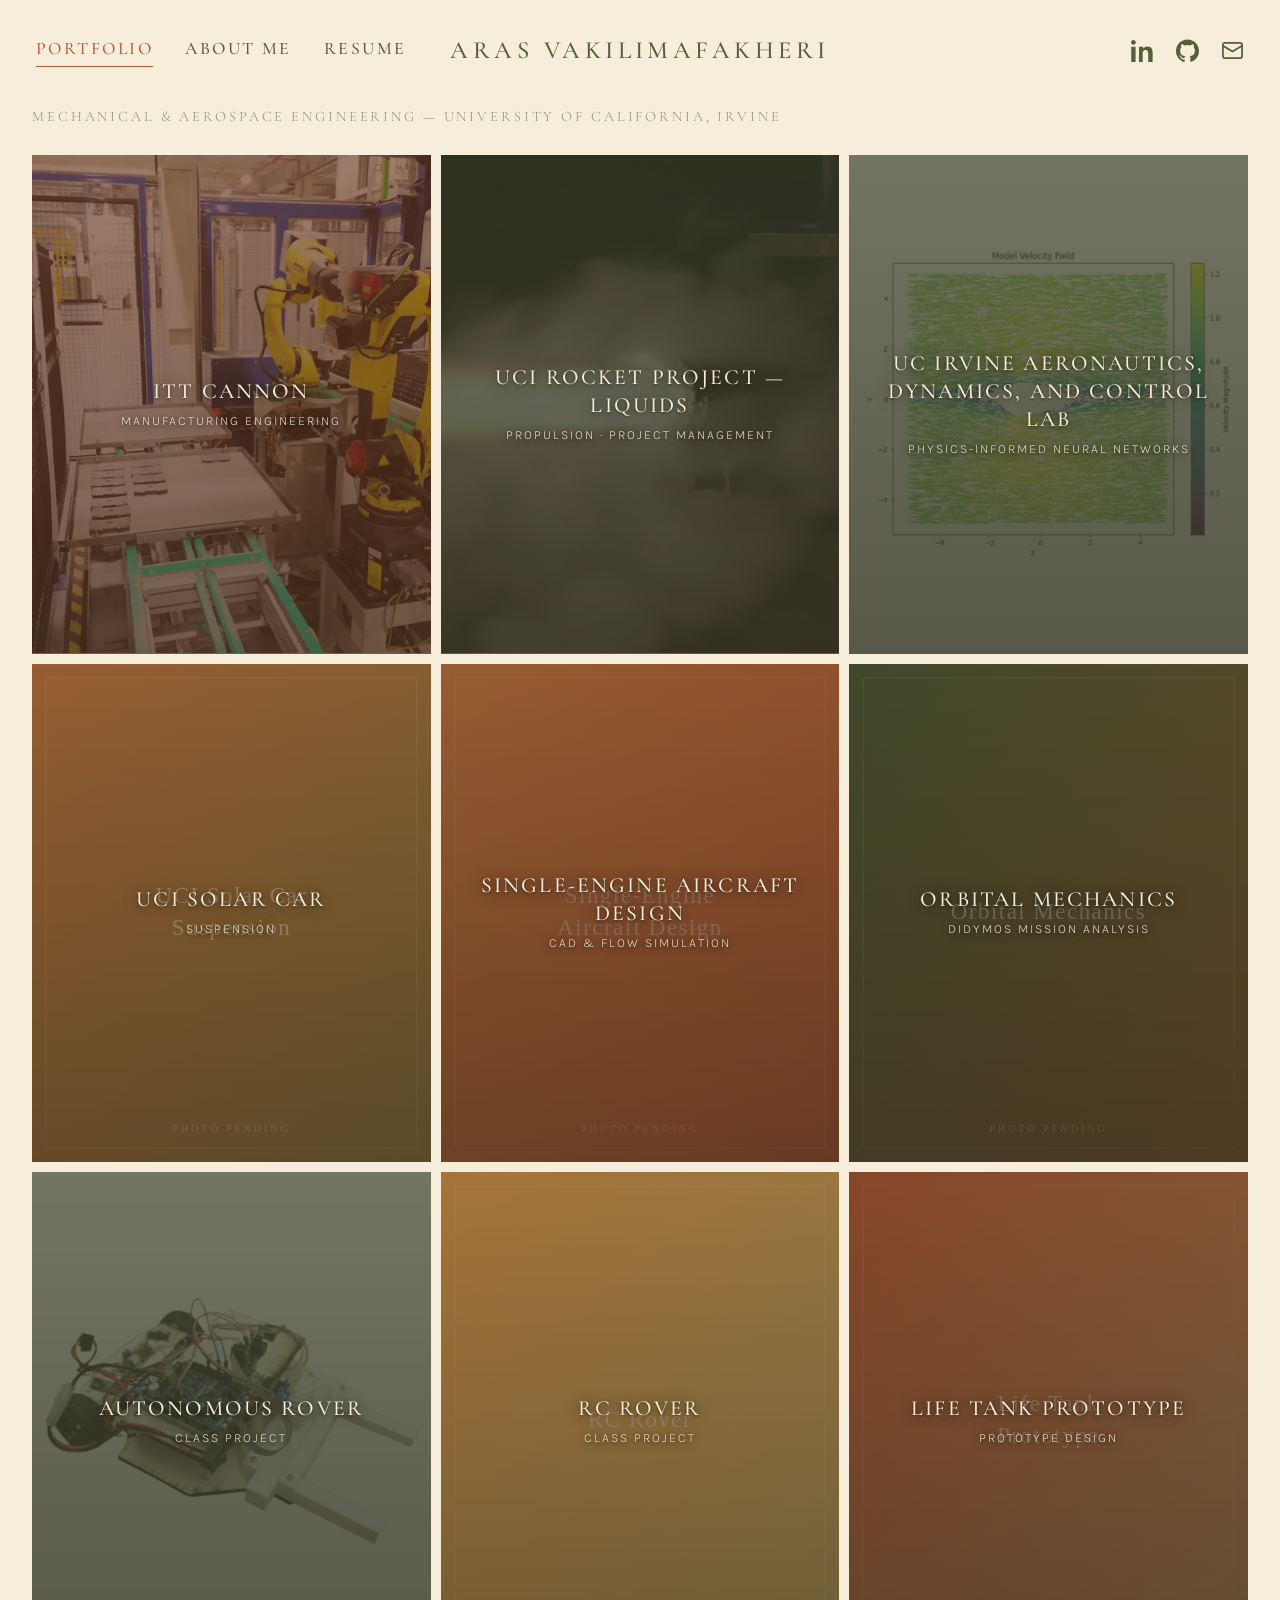
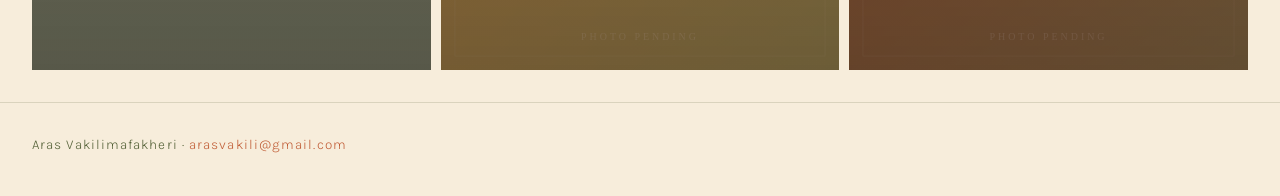
<file: index.html>
<!DOCTYPE html>
<html lang="en">
<head>
  <meta charset="UTF-8">
  <meta name="viewport" content="width=device-width, initial-scale=1.0">
  <title>Aras Vakilimafakheri</title>
  <meta name="description" content="Aras Vakilimafakheri — Mechanical &amp; Aerospace Engineering student at UC Irvine. Rocket propulsion, design, and research portfolio.">
  <link rel="preconnect" href="https://fonts.googleapis.com">
  <link rel="preconnect" href="https://fonts.gstatic.com" crossorigin>
  <link href="https://fonts.googleapis.com/css2?family=Cormorant+Garamond:wght@400;500;600&family=Karla:wght@300;400;500&display=swap" rel="stylesheet">
  <link rel="stylesheet" href="style.css">
</head>
<body>

  <header class="site-header">
    <div class="header-inner">
      <nav class="nav-left">
        <a href="index.html" class="active">Portfolio</a>
        <a href="about.html">About Me</a>
        <a href="resume.pdf" target="_blank" rel="noopener">Resume</a>
      </nav>

      <a class="wordmark" href="index.html">Aras Vakilimafakheri</a>

      <div class="nav-right">
        <a href="https://linkedin.com/in/aras-vakili" target="_blank" rel="noopener" aria-label="LinkedIn">
          <svg viewBox="0 0 24 24" width="18" height="18" fill="currentColor" aria-hidden="true"><path d="M4.98 3.5C4.98 4.88 3.87 6 2.5 6S0 4.88 0 3.5 1.12 1 2.5 1 4.98 2.12 4.98 3.5zM.22 8.02h4.56V24H.22zM8.34 8.02h4.37v2.18h.06c.61-1.15 2.1-2.37 4.32-2.37 4.62 0 5.47 3.04 5.47 7v9.17h-4.56v-8.13c0-1.94-.03-4.44-2.7-4.44-2.71 0-3.12 2.11-3.12 4.29V24H8.34z"/></svg>
        </a>
        <a href="https://github.com/ArasVakilimafakheri" target="_blank" rel="noopener" aria-label="GitHub">
          <svg viewBox="0 0 24 24" width="18" height="18" fill="currentColor" aria-hidden="true"><path d="M12 .5C5.37.5 0 5.87 0 12.5c0 5.3 3.44 9.8 8.21 11.39.6.11.82-.26.82-.58v-2.03c-3.34.73-4.04-1.61-4.04-1.61-.55-1.39-1.34-1.76-1.34-1.76-1.09-.75.08-.73.08-.73 1.21.08 1.84 1.24 1.84 1.24 1.07 1.83 2.81 1.3 3.5.99.11-.78.42-1.3.76-1.6-2.67-.3-5.47-1.33-5.47-5.93 0-1.31.47-2.38 1.24-3.22-.13-.3-.54-1.52.11-3.18 0 0 1.01-.32 3.3 1.23a11.5 11.5 0 0 1 6.01 0c2.29-1.55 3.3-1.23 3.3-1.23.65 1.66.24 2.88.12 3.18.77.84 1.23 1.91 1.23 3.22 0 4.61-2.81 5.62-5.49 5.92.43.37.82 1.1.82 2.22v3.29c0 .32.21.7.82.58A12.01 12.01 0 0 0 24 12.5C24 5.87 18.63.5 12 .5z"/></svg>
        </a>
        <a href="mailto:arasvakili@gmail.com" aria-label="Email">
          <svg viewBox="0 0 24 24" width="18" height="18" fill="none" stroke="currentColor" stroke-width="1.8" aria-hidden="true"><rect x="2" y="4" width="20" height="16" rx="2"/><path d="m2 7 10 6 10-6"/></svg>
        </a>
      </div>
    </div>
  </header>

  <main>
    <p class="intro">Mechanical &amp; Aerospace Engineering — University of California, Irvine</p>

    <div class="grid">

      <a class="tile" href="itt-cannon.html">
        <video src="images/itt-cannon.mp4" poster="images/itt-cannon-poster.jpg"
               autoplay muted loop playsinline
               aria-label="ITT engineering and manufacturing across robotics, aerospace and industrial systems"></video>
        <span class="tile-caption">
          <span class="tile-title">ITT Cannon</span>
          <span class="tile-meta">Manufacturing Engineering</span>
        </span>
      </a>

      <a class="tile" href="rocket-liquids.html">
        <video src="images/rocket-liquids.mp4" poster="images/rocket-liquids-poster.jpg"
               autoplay muted loop playsinline
               aria-label="Hot fire test of the UCI Rocket Project liquid engine"></video>
        <span class="tile-caption">
          <span class="tile-title">UCI Rocket Project — Liquids</span>
          <span class="tile-meta">Propulsion · Project Management</span>
        </span>
      </a>

      <a class="tile tile--light-media" href="pinn-research.html">
        <img src="images/pinn-research.jpg" alt="Modelled velocity field around an airfoil, coloured by velocity magnitude">
        <span class="tile-caption">
          <span class="tile-title">UC Irvine Aeronautics, Dynamics, and Control Lab</span>
          <span class="tile-meta">Physics-Informed Neural Networks</span>
        </span>
      </a>

      <a class="tile" href="solar-car-suspension.html">
        <img src="images/solar-car-suspension.svg" alt="Double-wishbone suspension project">
        <span class="tile-caption">
          <span class="tile-title">UCI Solar Car</span>
          <span class="tile-meta">Suspension</span>
        </span>
      </a>

      <a class="tile" href="aircraft-design.html">
        <img src="images/aircraft-design.svg" alt="Single-engine aircraft design">
        <span class="tile-caption">
          <span class="tile-title">Single-Engine Aircraft Design</span>
          <span class="tile-meta">CAD &amp; Flow Simulation</span>
        </span>
      </a>

      <a class="tile" href="didymos-mission.html">
        <img src="images/didymos-mission.svg" alt="Didymos mission analysis">
        <span class="tile-caption">
          <span class="tile-title">Orbital Mechanics</span>
          <span class="tile-meta">Didymos Mission Analysis</span>
        </span>
      </a>

      <a class="tile tile--light-media" href="autonomous-rover.html">
        <img src="images/autonomous-rover.jpg" alt="The Team RHYNoS autonomous rover: wooden chassis carrying an Arduino, motor shield and wiring, with a 3D-printed gripper at the front">
        <span class="tile-caption">
          <span class="tile-title">Autonomous Rover</span>
          <span class="tile-meta">Class Project</span>
        </span>
      </a>

      <a class="tile" href="rc-rover.html">
        <img src="images/rc-rover.svg" alt="RC rover">
        <span class="tile-caption">
          <span class="tile-title">RC Rover</span>
          <span class="tile-meta">Class Project</span>
        </span>
      </a>

      <a class="tile" href="life-tank.html">
        <img src="images/life-tank.svg" alt="Life tank prototype">
        <span class="tile-caption">
          <span class="tile-title">Life Tank Prototype</span>
          <span class="tile-meta">Prototype Design</span>
        </span>
      </a>

    </div>
  </main>

  <footer class="site-footer">
    <p>Aras Vakilimafakheri · <a href="mailto:arasvakili@gmail.com">arasvakili@gmail.com</a></p>
  </footer>

  <script>
    (function () {
      var clips = document.querySelectorAll('.tile video');

      // Motion that loops forever can be genuinely unpleasant for people with
      // vestibular disorders, so honour the system "reduce motion" setting by
      // leaving the clip on its poster frame instead of playing it.
      if (window.matchMedia('(prefers-reduced-motion: reduce)').matches) {
        clips.forEach(function (video) {
          video.removeAttribute('autoplay');
          video.pause();
        });
        return;
      }

      // Some browsers refuse to autoplay until the page has been interacted
      // with, even for muted video, which would strand the tile on its poster.
      // Nudge playback on load and again at the first sign of interaction.
      function play() {
        clips.forEach(function (video) {
          if (video.paused) {
            video.play().catch(function () {});
          }
        });
      }

      play();
      document.addEventListener('pointerdown', play, { once: true });
      document.addEventListener('scroll', play, { once: true, passive: true });
    })();
  </script>

</body>
</html>
</file>
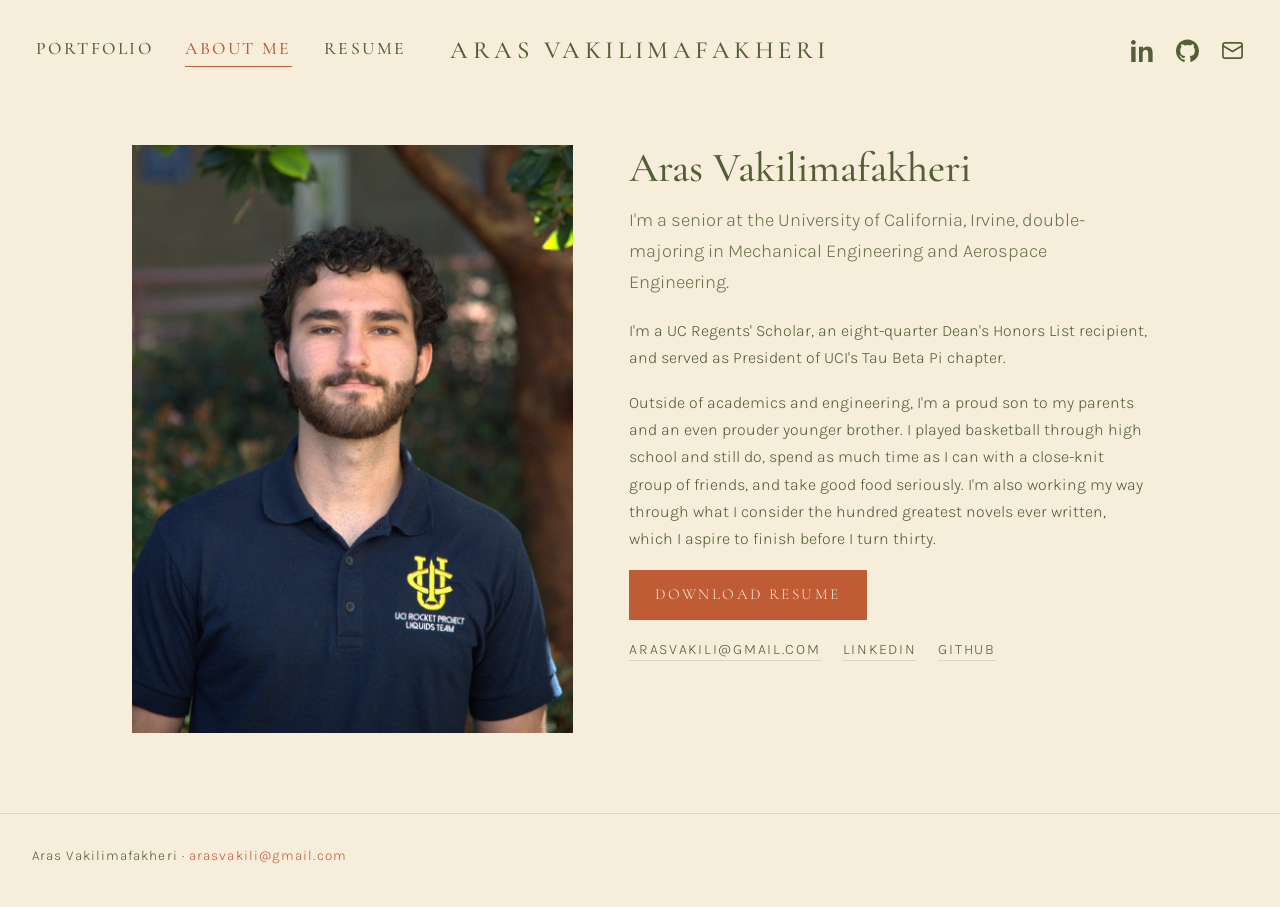
<file: about.html>
<!DOCTYPE html>
<html lang="en">
<head>
  <meta charset="UTF-8">
  <meta name="viewport" content="width=device-width, initial-scale=1.0">
  <title>About — Aras Vakilimafakheri</title>
  <meta name="description" content="About Aras Vakilimafakheri — Mechanical &amp; Aerospace Engineering student at UC Irvine.">
  <link rel="preconnect" href="https://fonts.googleapis.com">
  <link rel="preconnect" href="https://fonts.gstatic.com" crossorigin>
  <link href="https://fonts.googleapis.com/css2?family=Cormorant+Garamond:wght@400;500;600&family=Karla:wght@300;400;500&display=swap" rel="stylesheet">
  <link rel="stylesheet" href="style.css">
</head>
<body>

  <header class="site-header">
    <div class="header-inner">
      <nav class="nav-left">
        <a href="index.html">Portfolio</a>
        <a href="about.html" class="active">About Me</a>
        <a href="resume.pdf" target="_blank" rel="noopener">Resume</a>
      </nav>

      <a class="wordmark" href="index.html">Aras Vakilimafakheri</a>

      <div class="nav-right">
        <a href="https://linkedin.com/in/aras-vakili" target="_blank" rel="noopener" aria-label="LinkedIn">
          <svg viewBox="0 0 24 24" width="18" height="18" fill="currentColor" aria-hidden="true"><path d="M4.98 3.5C4.98 4.88 3.87 6 2.5 6S0 4.88 0 3.5 1.12 1 2.5 1 4.98 2.12 4.98 3.5zM.22 8.02h4.56V24H.22zM8.34 8.02h4.37v2.18h.06c.61-1.15 2.1-2.37 4.32-2.37 4.62 0 5.47 3.04 5.47 7v9.17h-4.56v-8.13c0-1.94-.03-4.44-2.7-4.44-2.71 0-3.12 2.11-3.12 4.29V24H8.34z"/></svg>
        </a>
        <a href="https://github.com/ArasVakilimafakheri" target="_blank" rel="noopener" aria-label="GitHub">
          <svg viewBox="0 0 24 24" width="18" height="18" fill="currentColor" aria-hidden="true"><path d="M12 .5C5.37.5 0 5.87 0 12.5c0 5.3 3.44 9.8 8.21 11.39.6.11.82-.26.82-.58v-2.03c-3.34.73-4.04-1.61-4.04-1.61-.55-1.39-1.34-1.76-1.34-1.76-1.09-.75.08-.73.08-.73 1.21.08 1.84 1.24 1.84 1.24 1.07 1.83 2.81 1.3 3.5.99.11-.78.42-1.3.76-1.6-2.67-.3-5.47-1.33-5.47-5.93 0-1.31.47-2.38 1.24-3.22-.13-.3-.54-1.52.11-3.18 0 0 1.01-.32 3.3 1.23a11.5 11.5 0 0 1 6.01 0c2.29-1.55 3.3-1.23 3.3-1.23.65 1.66.24 2.88.12 3.18.77.84 1.23 1.91 1.23 3.22 0 4.61-2.81 5.62-5.49 5.92.43.37.82 1.1.82 2.22v3.29c0 .32.21.7.82.58A12.01 12.01 0 0 0 24 12.5C24 5.87 18.63.5 12 .5z"/></svg>
        </a>
        <a href="mailto:arasvakili@gmail.com" aria-label="Email">
          <svg viewBox="0 0 24 24" width="18" height="18" fill="none" stroke="currentColor" stroke-width="1.8" aria-hidden="true"><rect x="2" y="4" width="20" height="16" rx="2"/><path d="m2 7 10 6 10-6"/></svg>
        </a>
      </div>
    </div>
  </header>

  <main class="page">
    <div class="about-layout">

      <figure class="about-portrait">
        <img src="images/portrait.jpg" alt="Aras Vakilimafakheri, wearing a UCI Rocket Project Liquids Team polo">
      </figure>

      <div class="about-body">
        <h1>Aras Vakilimafakheri</h1>
        <p class="lede">
          I'm a senior at the University of California, Irvine, double-majoring in
          Mechanical Engineering and Aerospace Engineering.
        </p>

        <p>
          I'm a UC Regents' Scholar, an eight-quarter Dean's Honors List recipient, and
          served as President of UCI's Tau Beta Pi chapter.
        </p>

        <p>
          Outside of academics and engineering, I'm a proud son to my parents and an
          even prouder younger brother. I played basketball through high school and
          still do, spend as much time as I can with a close-knit group of friends,
          and take good food seriously. I'm also working my way through what I
          consider the hundred greatest novels ever written, which I aspire to
          finish before I turn thirty.
        </p>

        <p class="about-links">
          <a class="button" href="resume.pdf" target="_blank" rel="noopener">Download Resume</a>
        </p>

        <ul class="about-contact">
          <li><a href="mailto:arasvakili@gmail.com">arasvakili@gmail.com</a></li>
          <li><a href="https://linkedin.com/in/aras-vakili" target="_blank" rel="noopener">LinkedIn</a></li>
          <li><a href="https://github.com/ArasVakilimafakheri" target="_blank" rel="noopener">GitHub</a></li>
        </ul>
      </div>

    </div>
  </main>

  <footer class="site-footer">
    <p>Aras Vakilimafakheri · <a href="mailto:arasvakili@gmail.com">arasvakili@gmail.com</a></p>
  </footer>

</body>
</html>
</file>
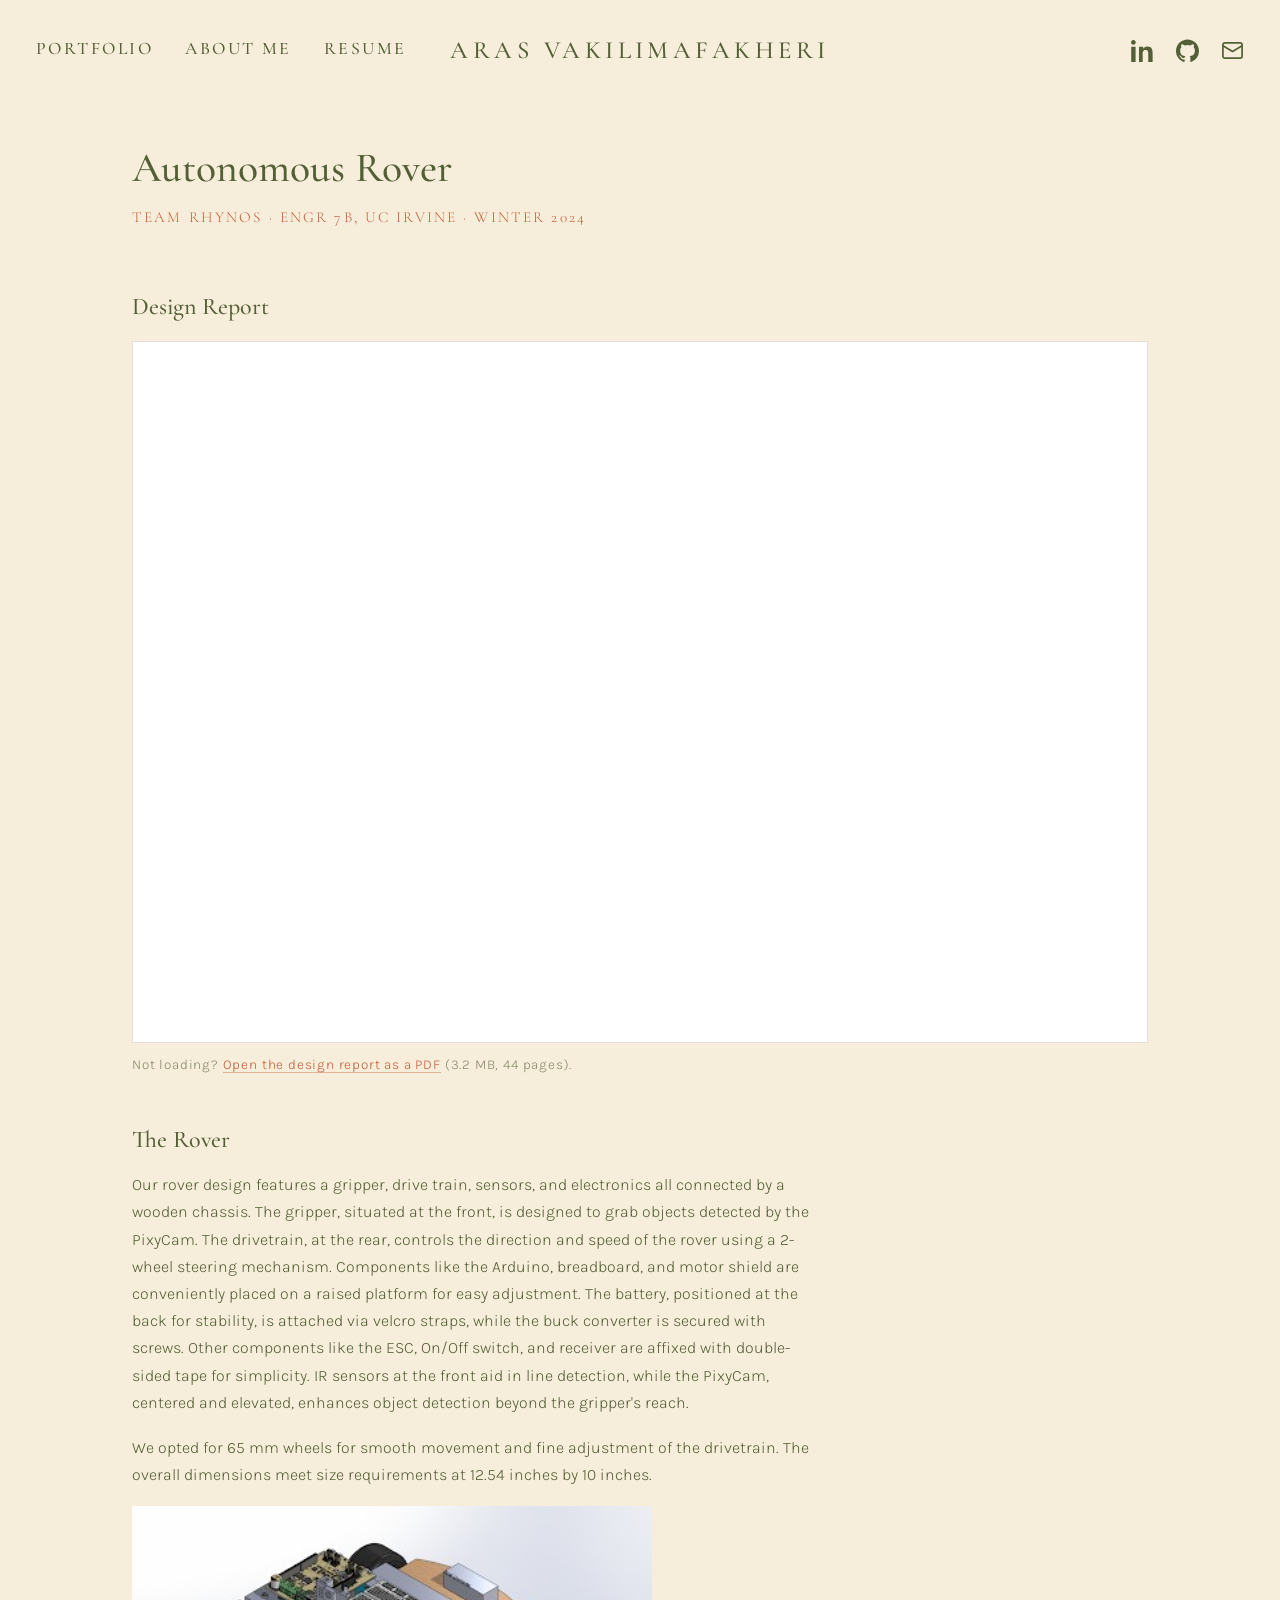
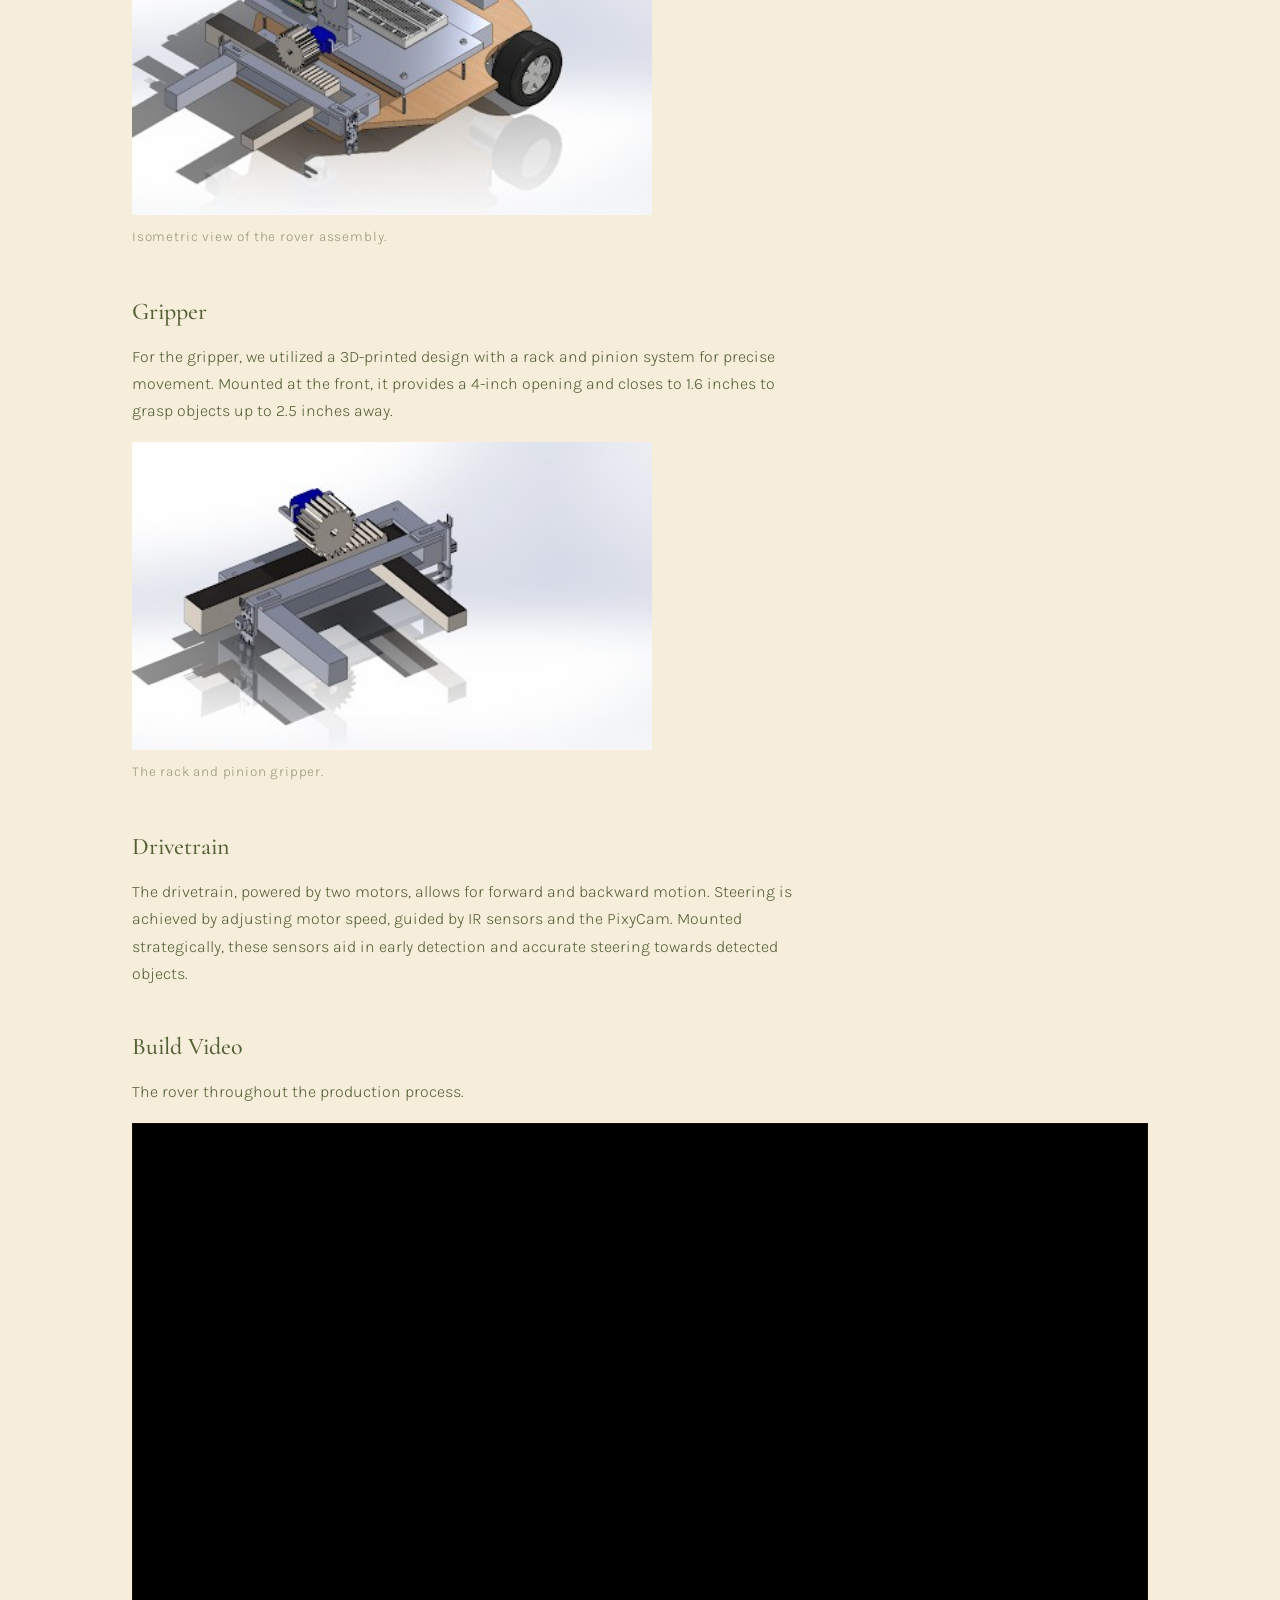
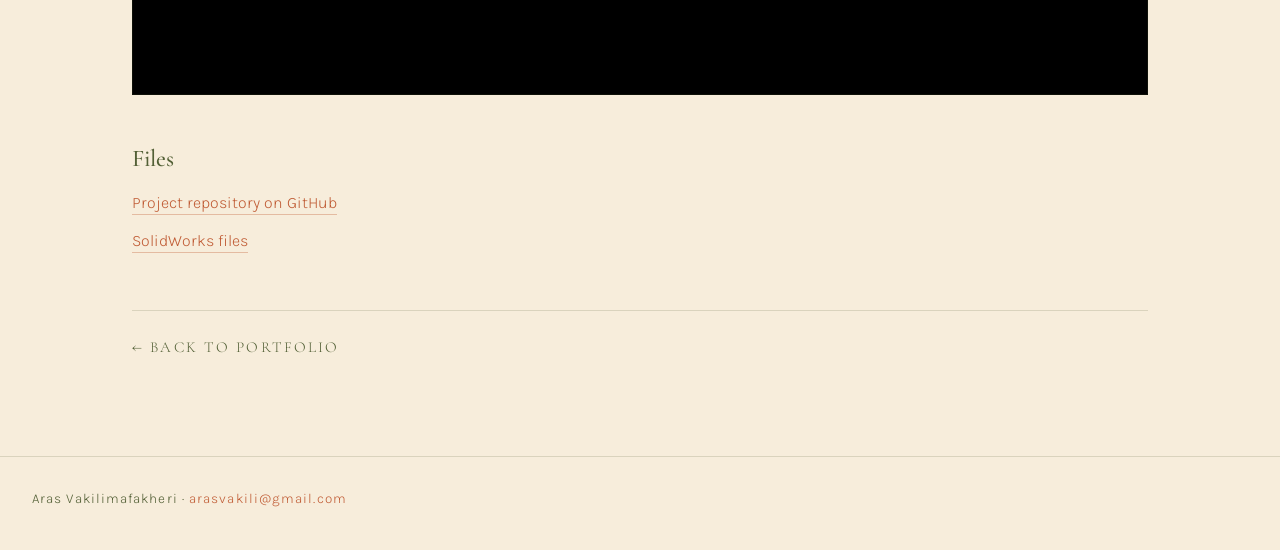
<file: autonomous-rover.html>
<!DOCTYPE html>
<html lang="en">
<head>
  <meta charset="UTF-8">
  <meta name="viewport" content="width=device-width, initial-scale=1.0">
  <title>Autonomous Rover — Aras Vakilimafakheri</title>
  <meta name="description" content="Team RHYNoS autonomous rover — gripper, drivetrain, IR and PixyCam sensing, built for ENGR 7B at UC Irvine.">
  <link rel="preconnect" href="https://fonts.googleapis.com">
  <link rel="preconnect" href="https://fonts.gstatic.com" crossorigin>
  <link href="https://fonts.googleapis.com/css2?family=Cormorant+Garamond:wght@400;500;600&family=Karla:wght@300;400;500&display=swap" rel="stylesheet">
  <link rel="stylesheet" href="style.css">
</head>
<body>

  <header class="site-header">
    <div class="header-inner">
      <nav class="nav-left">
        <a href="index.html">Portfolio</a>
        <a href="about.html">About Me</a>
        <a href="resume.pdf" target="_blank" rel="noopener">Resume</a>
      </nav>

      <a class="wordmark" href="index.html">Aras Vakilimafakheri</a>

      <div class="nav-right">
        <a href="https://linkedin.com/in/aras-vakili" target="_blank" rel="noopener" aria-label="LinkedIn">
          <svg viewBox="0 0 24 24" width="18" height="18" fill="currentColor" aria-hidden="true"><path d="M4.98 3.5C4.98 4.88 3.87 6 2.5 6S0 4.88 0 3.5 1.12 1 2.5 1 4.98 2.12 4.98 3.5zM.22 8.02h4.56V24H.22zM8.34 8.02h4.37v2.18h.06c.61-1.15 2.1-2.37 4.32-2.37 4.62 0 5.47 3.04 5.47 7v9.17h-4.56v-8.13c0-1.94-.03-4.44-2.7-4.44-2.71 0-3.12 2.11-3.12 4.29V24H8.34z"/></svg>
        </a>
        <a href="https://github.com/ArasVakilimafakheri" target="_blank" rel="noopener" aria-label="GitHub">
          <svg viewBox="0 0 24 24" width="18" height="18" fill="currentColor" aria-hidden="true"><path d="M12 .5C5.37.5 0 5.87 0 12.5c0 5.3 3.44 9.8 8.21 11.39.6.11.82-.26.82-.58v-2.03c-3.34.73-4.04-1.61-4.04-1.61-.55-1.39-1.34-1.76-1.34-1.76-1.09-.75.08-.73.08-.73 1.21.08 1.84 1.24 1.84 1.24 1.07 1.83 2.81 1.3 3.5.99.11-.78.42-1.3.76-1.6-2.67-.3-5.47-1.33-5.47-5.93 0-1.31.47-2.38 1.24-3.22-.13-.3-.54-1.52.11-3.18 0 0 1.01-.32 3.3 1.23a11.5 11.5 0 0 1 6.01 0c2.29-1.55 3.3-1.23 3.3-1.23.65 1.66.24 2.88.12 3.18.77.84 1.23 1.91 1.23 3.22 0 4.61-2.81 5.62-5.49 5.92.43.37.82 1.1.82 2.22v3.29c0 .32.21.7.82.58A12.01 12.01 0 0 0 24 12.5C24 5.87 18.63.5 12 .5z"/></svg>
        </a>
        <a href="mailto:arasvakili@gmail.com" aria-label="Email">
          <svg viewBox="0 0 24 24" width="18" height="18" fill="none" stroke="currentColor" stroke-width="1.8" aria-hidden="true"><rect x="2" y="4" width="20" height="16" rx="2"/><path d="m2 7 10 6 10-6"/></svg>
        </a>
      </div>
    </div>
  </header>

  <main class="page">

    <div class="project-header">
      <h1>Autonomous Rover</h1>
      <p class="project-meta">Team RHYNoS · ENGR 7B, UC Irvine · Winter 2024</p>
    </div>

    <figure class="paper">
      <h2 class="doc-heading">Design Report</h2>
      <iframe class="paper-frame"
              src="rover-design-report.pdf#view=FitH"
              title="ENGR 7B autonomous rover design report (PDF)"
              loading="lazy"></iframe>
      <figcaption>
        Not loading? <a href="rover-design-report.pdf" target="_blank" rel="noopener">Open the design report as a PDF</a> (3.2&nbsp;MB, 44 pages).
      </figcaption>
    </figure>

    <div class="project-text">
      <h2>The Rover</h2>
      <p>
        Our rover design features a gripper, drive train, sensors, and electronics all
        connected by a wooden chassis. The gripper, situated at the front, is designed
        to grab objects detected by the PixyCam. The drivetrain, at the rear, controls
        the direction and speed of the rover using a 2-wheel steering mechanism.
        Components like the Arduino, breadboard, and motor shield are conveniently
        placed on a raised platform for easy adjustment. The battery, positioned at the
        back for stability, is attached via velcro straps, while the buck converter is
        secured with screws. Other components like the ESC, On/Off switch, and receiver
        are affixed with double-sided tape for simplicity. IR sensors at the front aid
        in line detection, while the PixyCam, centered and elevated, enhances object
        detection beyond the gripper's reach.
      </p>
      <p>
        We opted for 65 mm wheels for smooth movement and fine adjustment of the
        drivetrain. The overall dimensions meet size requirements at 12.54 inches by
        10 inches.
      </p>
    </div>

    <figure class="project-figure project-figure--small">
      <img src="images/rover-cad-assembly.jpg" alt="Isometric CAD view of the rover assembly, showing the chassis, electronics platform, gripper and drivetrain">
      <figcaption>Isometric view of the rover assembly.</figcaption>
    </figure>

    <div class="project-text">
      <h2>Gripper</h2>
      <p>
        For the gripper, we utilized a 3D-printed design with a rack and pinion system
        for precise movement. Mounted at the front, it provides a 4-inch opening and
        closes to 1.6 inches to grasp objects up to 2.5 inches away.
      </p>
    </div>

    <figure class="project-figure project-figure--small">
      <img src="images/rover-cad-gripper.jpg" alt="CAD view of the rack and pinion gripper mechanism">
      <figcaption>The rack and pinion gripper.</figcaption>
    </figure>

    <div class="project-text">
      <h2>Drivetrain</h2>
      <p>
        The drivetrain, powered by two motors, allows for forward and backward motion.
        Steering is achieved by adjusting motor speed, guided by IR sensors and the
        PixyCam. Mounted strategically, these sensors aid in early detection and
        accurate steering towards detected objects.
      </p>

      <h2>Build Video</h2>
      <p>The rover throughout the production process.</p>
    </div>

    <figure class="video-embed">
      <!-- nocookie host: YouTube's embed that does not set tracking cookies until
           the viewer actually presses play. -->
      <iframe src="https://www.youtube-nocookie.com/embed/zD7ItJ7Nwu8"
              title="Team RHYNoS autonomous rover build video"
              loading="lazy" allowfullscreen
              allow="accelerometer; clipboard-write; encrypted-media; gyroscope; picture-in-picture"></iframe>
    </figure>

    <div class="project-text">
      <h2>Files</h2>
      <ul class="link-list">
        <li><a href="https://github.com/ArasVakilimafakheri/Autonomous-Rover" target="_blank" rel="noopener">Project repository on GitHub</a></li>
        <li><a href="https://drive.google.com/file/d/1ZoUYSsRDZBA0H8IVAzm3WogvNsjYpN4t/view?usp=sharing" target="_blank" rel="noopener">SolidWorks files</a></li>
      </ul>
    </div>

    <p class="back-link"><a href="index.html">&larr; Back to portfolio</a></p>

  </main>

  <footer class="site-footer">
    <p>Aras Vakilimafakheri · <a href="mailto:arasvakili@gmail.com">arasvakili@gmail.com</a></p>
  </footer>

</body>
</html>
</file>
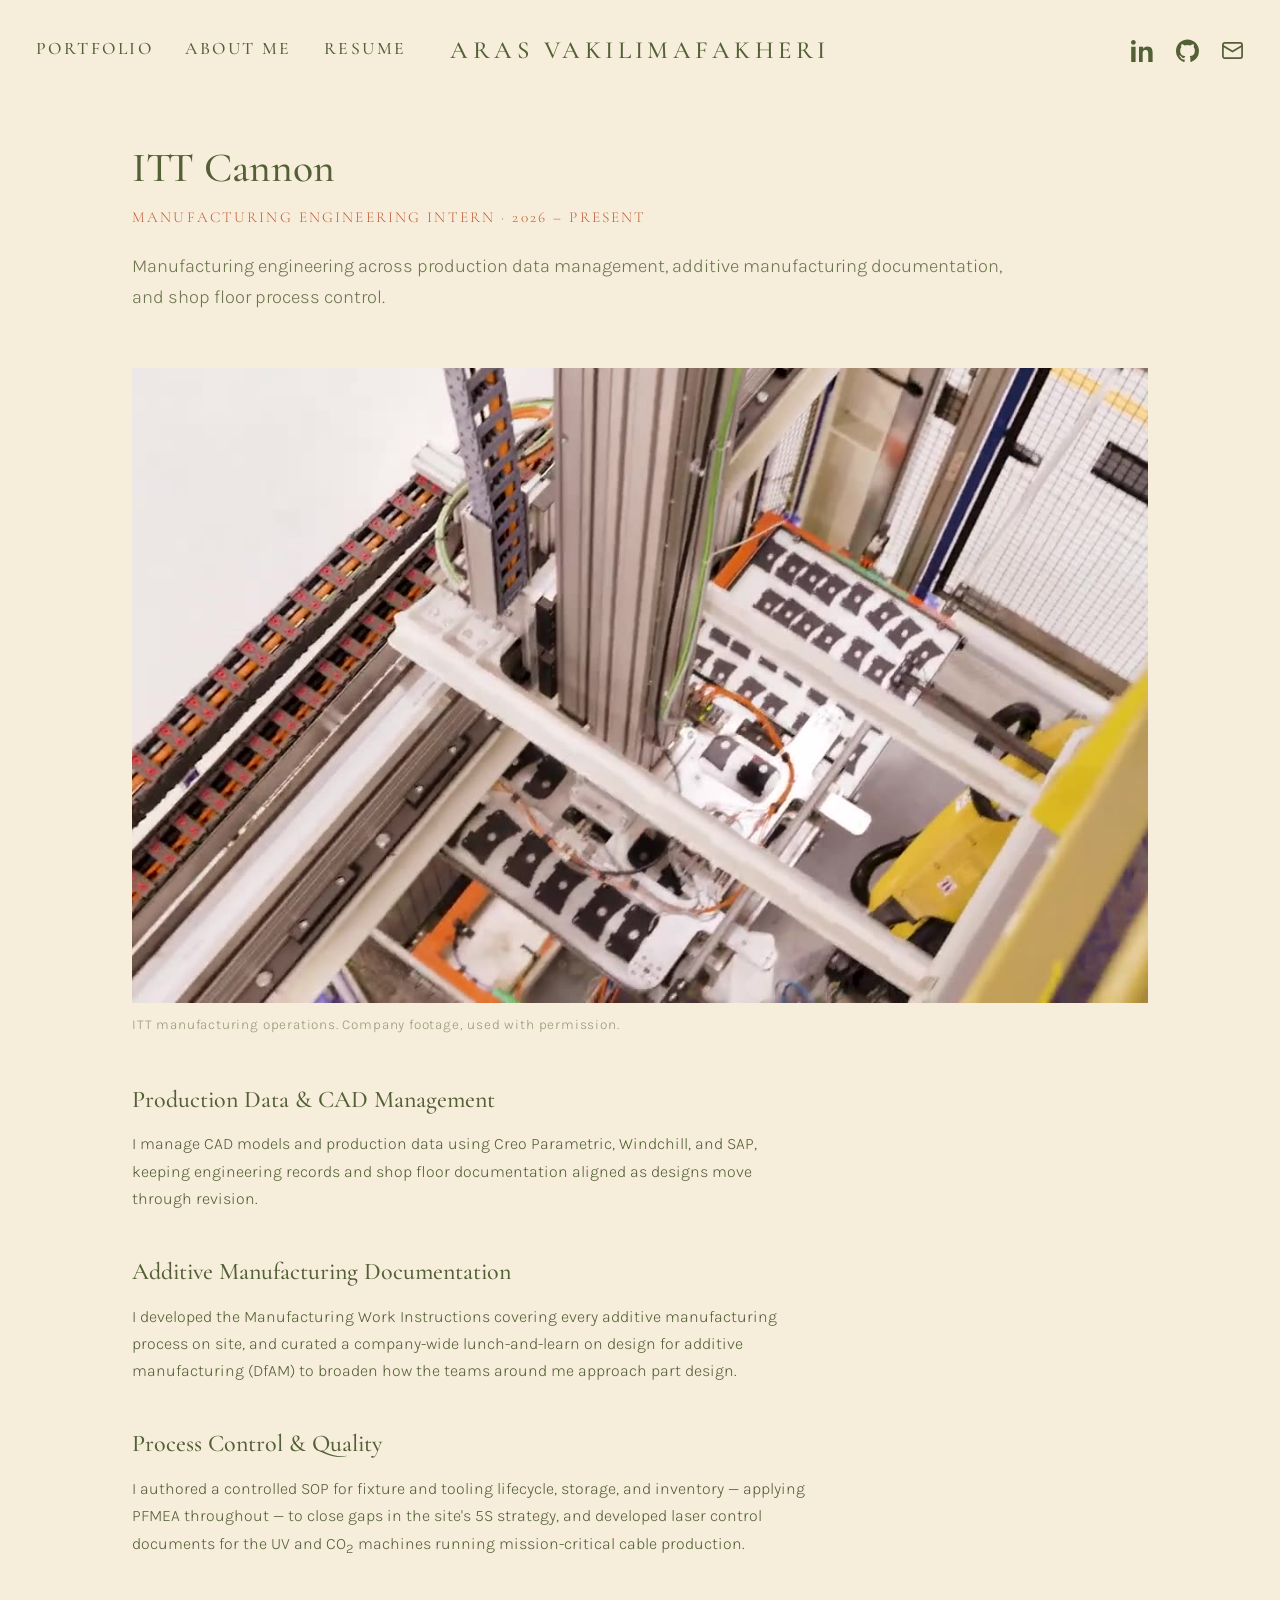
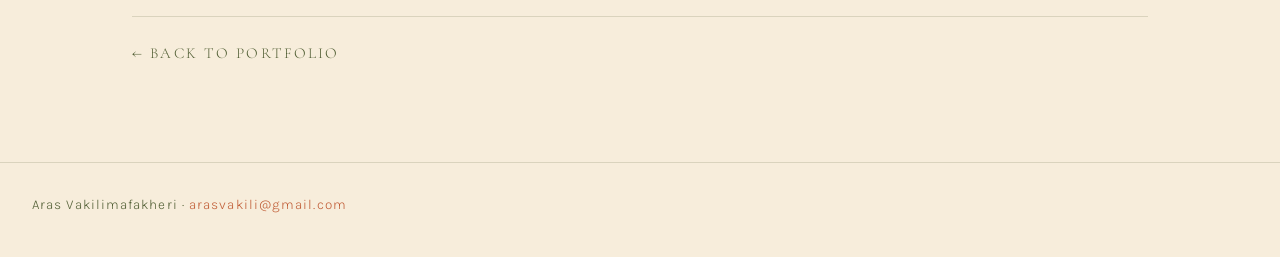
<file: itt-cannon.html>
<!DOCTYPE html>
<html lang="en">
<head>
  <meta charset="UTF-8">
  <meta name="viewport" content="width=device-width, initial-scale=1.0">
  <title>ITT Cannon — Aras Vakilimafakheri</title>
  <meta name="description" content="Manufacturing engineering internship at ITT Cannon — production data management, additive manufacturing documentation, and process control.">
  <link rel="preconnect" href="https://fonts.googleapis.com">
  <link rel="preconnect" href="https://fonts.gstatic.com" crossorigin>
  <link href="https://fonts.googleapis.com/css2?family=Cormorant+Garamond:wght@400;500;600&family=Karla:wght@300;400;500&display=swap" rel="stylesheet">
  <link rel="stylesheet" href="style.css">
</head>
<body>

  <header class="site-header">
    <div class="header-inner">
      <nav class="nav-left">
        <a href="index.html">Portfolio</a>
        <a href="about.html">About Me</a>
        <a href="resume.pdf" target="_blank" rel="noopener">Resume</a>
      </nav>

      <a class="wordmark" href="index.html">Aras Vakilimafakheri</a>

      <div class="nav-right">
        <a href="https://linkedin.com/in/aras-vakili" target="_blank" rel="noopener" aria-label="LinkedIn">
          <svg viewBox="0 0 24 24" width="18" height="18" fill="currentColor" aria-hidden="true"><path d="M4.98 3.5C4.98 4.88 3.87 6 2.5 6S0 4.88 0 3.5 1.12 1 2.5 1 4.98 2.12 4.98 3.5zM.22 8.02h4.56V24H.22zM8.34 8.02h4.37v2.18h.06c.61-1.15 2.1-2.37 4.32-2.37 4.62 0 5.47 3.04 5.47 7v9.17h-4.56v-8.13c0-1.94-.03-4.44-2.7-4.44-2.71 0-3.12 2.11-3.12 4.29V24H8.34z"/></svg>
        </a>
        <a href="https://github.com/ArasVakilimafakheri" target="_blank" rel="noopener" aria-label="GitHub">
          <svg viewBox="0 0 24 24" width="18" height="18" fill="currentColor" aria-hidden="true"><path d="M12 .5C5.37.5 0 5.87 0 12.5c0 5.3 3.44 9.8 8.21 11.39.6.11.82-.26.82-.58v-2.03c-3.34.73-4.04-1.61-4.04-1.61-.55-1.39-1.34-1.76-1.34-1.76-1.09-.75.08-.73.08-.73 1.21.08 1.84 1.24 1.84 1.24 1.07 1.83 2.81 1.3 3.5.99.11-.78.42-1.3.76-1.6-2.67-.3-5.47-1.33-5.47-5.93 0-1.31.47-2.38 1.24-3.22-.13-.3-.54-1.52.11-3.18 0 0 1.01-.32 3.3 1.23a11.5 11.5 0 0 1 6.01 0c2.29-1.55 3.3-1.23 3.3-1.23.65 1.66.24 2.88.12 3.18.77.84 1.23 1.91 1.23 3.22 0 4.61-2.81 5.62-5.49 5.92.43.37.82 1.1.82 2.22v3.29c0 .32.21.7.82.58A12.01 12.01 0 0 0 24 12.5C24 5.87 18.63.5 12 .5z"/></svg>
        </a>
        <a href="mailto:arasvakili@gmail.com" aria-label="Email">
          <svg viewBox="0 0 24 24" width="18" height="18" fill="none" stroke="currentColor" stroke-width="1.8" aria-hidden="true"><rect x="2" y="4" width="20" height="16" rx="2"/><path d="m2 7 10 6 10-6"/></svg>
        </a>
      </div>
    </div>
  </header>

  <main class="page">

    <div class="project-header">
      <h1>ITT Cannon</h1>
      <p class="project-meta">Manufacturing Engineering Intern · 2026 – Present</p>
      <p class="lede">
        Manufacturing engineering across production data management, additive
        manufacturing documentation, and shop floor process control.
      </p>
    </div>

    <figure class="project-figure">
      <img src="images/itt-cannon-hero.jpg" alt="Automated production line at an ITT manufacturing facility">
      <figcaption>ITT manufacturing operations. Company footage, used with permission.</figcaption>
    </figure>

    <div class="project-text">
      <h2>Production Data &amp; CAD Management</h2>
      <p>
        I manage CAD models and production data using Creo Parametric, Windchill, and
        SAP, keeping engineering records and shop floor documentation aligned as designs
        move through revision.
      </p>

      <h2>Additive Manufacturing Documentation</h2>
      <p>
        I developed the Manufacturing Work Instructions covering every additive
        manufacturing process on site, and curated a company-wide lunch-and-learn on
        design for additive manufacturing (DfAM) to broaden how the teams around me
        approach part design.
      </p>

      <h2>Process Control &amp; Quality</h2>
      <p>
        I authored a controlled SOP for fixture and tooling lifecycle, storage, and
        inventory — applying PFMEA throughout — to close gaps in the site's 5S strategy,
        and developed laser control documents for the UV and CO<sub>2</sub> machines
        running mission-critical cable production.
      </p>
    </div>

    <p class="back-link"><a href="index.html">&larr; Back to portfolio</a></p>

  </main>

  <footer class="site-footer">
    <p>Aras Vakilimafakheri · <a href="mailto:arasvakili@gmail.com">arasvakili@gmail.com</a></p>
  </footer>

</body>
</html>
</file>
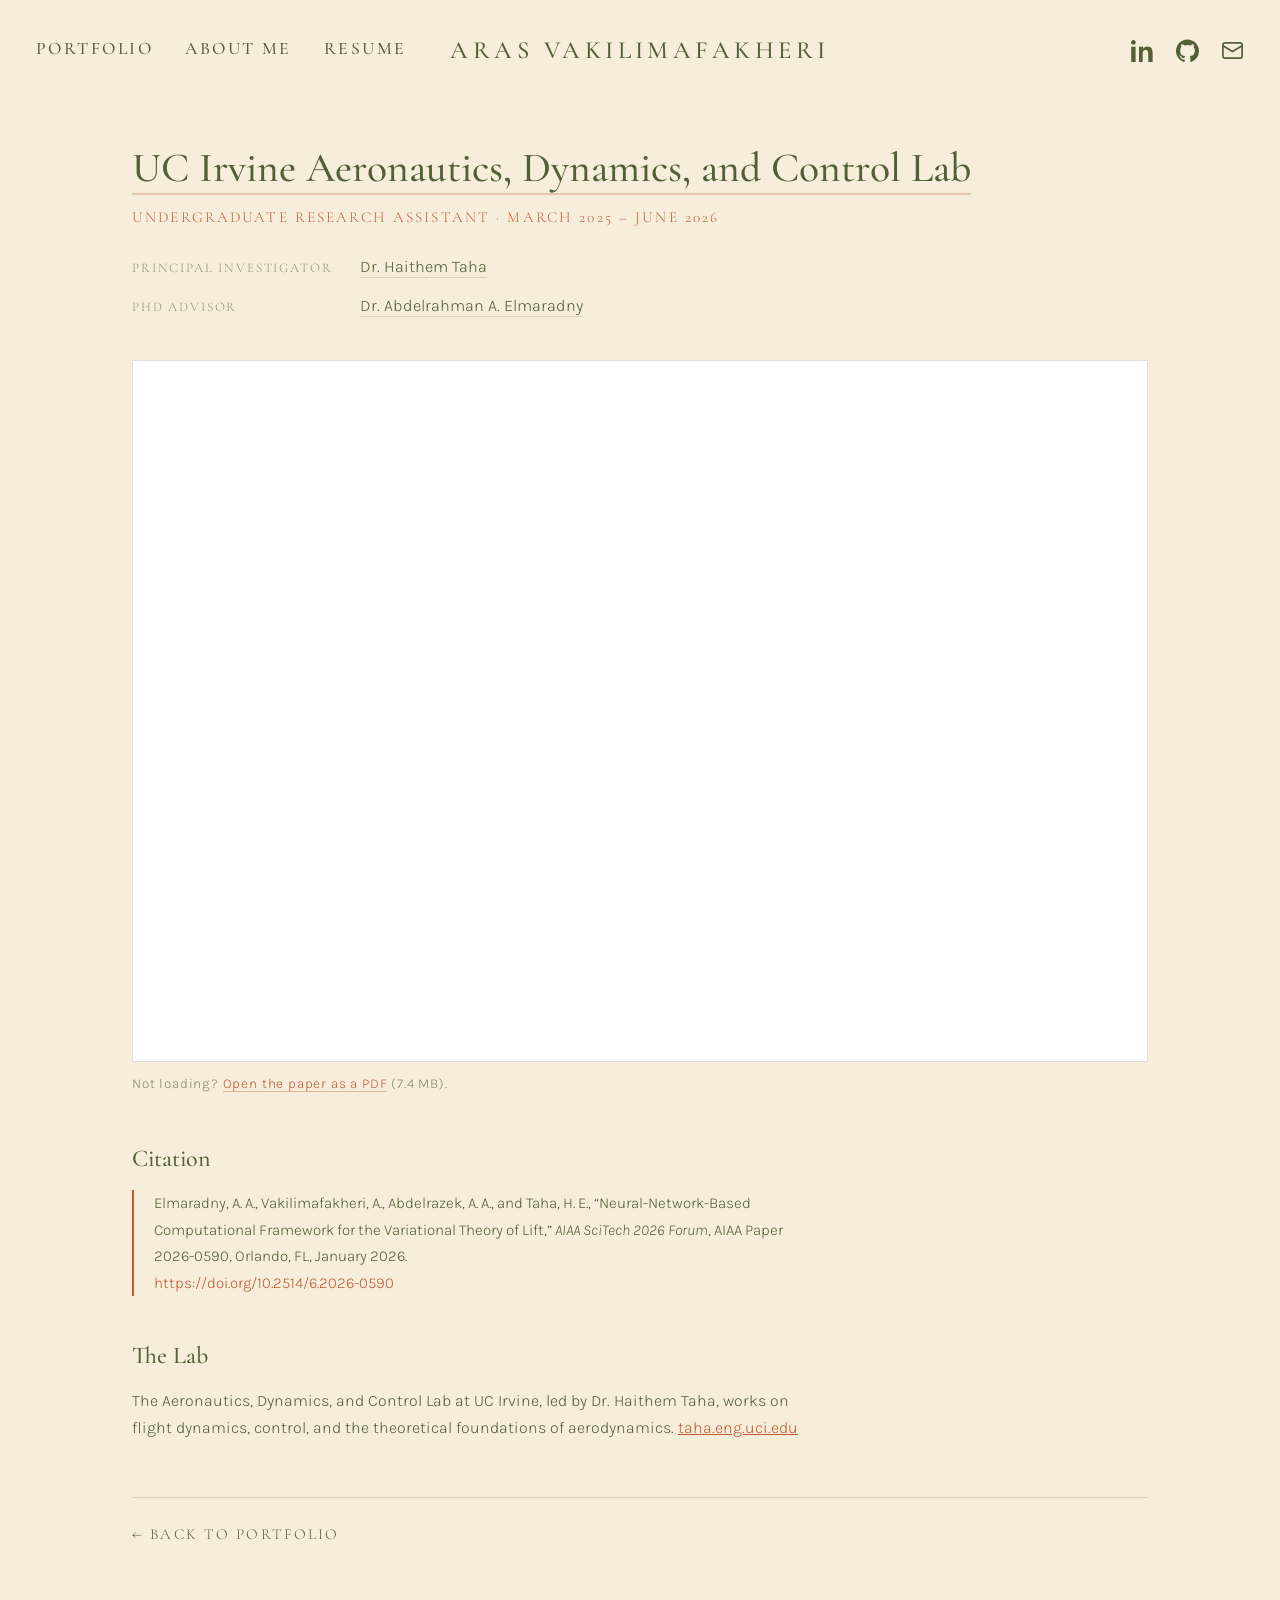
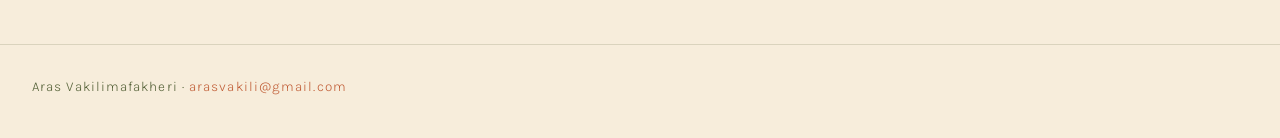
<file: pinn-research.html>
<!DOCTYPE html>
<html lang="en">
<head>
  <meta charset="UTF-8">
  <meta name="viewport" content="width=device-width, initial-scale=1.0">
  <title>UC Irvine Aeronautics, Dynamics, and Control Lab — Aras Vakilimafakheri</title>
  <meta name="description" content="Undergraduate research in the UC Irvine Aeronautics, Dynamics, and Control Lab — physics-informed neural networks for the variational theory of lift, published at AIAA SciTech 2026.">
  <link rel="preconnect" href="https://fonts.googleapis.com">
  <link rel="preconnect" href="https://fonts.gstatic.com" crossorigin>
  <link href="https://fonts.googleapis.com/css2?family=Cormorant+Garamond:wght@400;500;600&family=Karla:wght@300;400;500&display=swap" rel="stylesheet">
  <link rel="stylesheet" href="style.css">
</head>
<body>

  <header class="site-header">
    <div class="header-inner">
      <nav class="nav-left">
        <a href="index.html">Portfolio</a>
        <a href="about.html">About Me</a>
        <a href="resume.pdf" target="_blank" rel="noopener">Resume</a>
      </nav>

      <a class="wordmark" href="index.html">Aras Vakilimafakheri</a>

      <div class="nav-right">
        <a href="https://linkedin.com/in/aras-vakili" target="_blank" rel="noopener" aria-label="LinkedIn">
          <svg viewBox="0 0 24 24" width="18" height="18" fill="currentColor" aria-hidden="true"><path d="M4.98 3.5C4.98 4.88 3.87 6 2.5 6S0 4.88 0 3.5 1.12 1 2.5 1 4.98 2.12 4.98 3.5zM.22 8.02h4.56V24H.22zM8.34 8.02h4.37v2.18h.06c.61-1.15 2.1-2.37 4.32-2.37 4.62 0 5.47 3.04 5.47 7v9.17h-4.56v-8.13c0-1.94-.03-4.44-2.7-4.44-2.71 0-3.12 2.11-3.12 4.29V24H8.34z"/></svg>
        </a>
        <a href="https://github.com/ArasVakilimafakheri" target="_blank" rel="noopener" aria-label="GitHub">
          <svg viewBox="0 0 24 24" width="18" height="18" fill="currentColor" aria-hidden="true"><path d="M12 .5C5.37.5 0 5.87 0 12.5c0 5.3 3.44 9.8 8.21 11.39.6.11.82-.26.82-.58v-2.03c-3.34.73-4.04-1.61-4.04-1.61-.55-1.39-1.34-1.76-1.34-1.76-1.09-.75.08-.73.08-.73 1.21.08 1.84 1.24 1.84 1.24 1.07 1.83 2.81 1.3 3.5.99.11-.78.42-1.3.76-1.6-2.67-.3-5.47-1.33-5.47-5.93 0-1.31.47-2.38 1.24-3.22-.13-.3-.54-1.52.11-3.18 0 0 1.01-.32 3.3 1.23a11.5 11.5 0 0 1 6.01 0c2.29-1.55 3.3-1.23 3.3-1.23.65 1.66.24 2.88.12 3.18.77.84 1.23 1.91 1.23 3.22 0 4.61-2.81 5.62-5.49 5.92.43.37.82 1.1.82 2.22v3.29c0 .32.21.7.82.58A12.01 12.01 0 0 0 24 12.5C24 5.87 18.63.5 12 .5z"/></svg>
        </a>
        <a href="mailto:arasvakili@gmail.com" aria-label="Email">
          <svg viewBox="0 0 24 24" width="18" height="18" fill="none" stroke="currentColor" stroke-width="1.8" aria-hidden="true"><rect x="2" y="4" width="20" height="16" rx="2"/><path d="m2 7 10 6 10-6"/></svg>
        </a>
      </div>
    </div>
  </header>

  <main class="page">

    <div class="project-header">
      <h1><a class="title-link" href="https://taha.eng.uci.edu/LabResources.html" target="_blank" rel="noopener">UC Irvine Aeronautics, Dynamics, and Control Lab</a></h1>
      <p class="project-meta">Undergraduate Research Assistant · March 2025 – June 2026</p>
      <dl class="people">
        <dt>Principal Investigator</dt>
        <dd><a href="https://www.linkedin.com/in/haithem-taha-b9975937/" target="_blank" rel="noopener">Dr. Haithem Taha</a></dd>
        <dt>PhD Advisor</dt>
        <dd><a href="https://www.linkedin.com/in/abdelrahmanelmaradny/" target="_blank" rel="noopener">Dr. Abdelrahman A. Elmaradny</a></dd>
      </dl>
    </div>

    <figure class="paper">
      <iframe class="paper-frame"
              src="aiaa-2026-0590-variational-theory-of-lift.pdf#view=FitH"
              title="Neural-Network-Based Computational Framework for the Variational Theory of Lift (PDF)"
              loading="lazy"></iframe>
      <figcaption>
        <!-- Phone browsers routinely refuse to render a PDF inside a frame, so the
             paper always needs a plain link of its own rather than only the viewer. -->
        Not loading? <a href="aiaa-2026-0590-variational-theory-of-lift.pdf" target="_blank" rel="noopener">Open the paper as a PDF</a> (7.4&nbsp;MB).
      </figcaption>
    </figure>

    <div class="project-text">
      <h2>Citation</h2>
      <p class="citation">
        Elmaradny, A. A., Vakilimafakheri, A., Abdelrazek, A. A., and Taha, H. E.,
        &ldquo;Neural-Network-Based Computational Framework for the Variational Theory
        of Lift,&rdquo; <em>AIAA SciTech 2026 Forum</em>, AIAA Paper 2026-0590,
        Orlando, FL, January 2026.<br>
        <a href="https://doi.org/10.2514/6.2026-0590" target="_blank" rel="noopener">https://doi.org/10.2514/6.2026-0590</a>
      </p>

      <h2>The Lab</h2>
      <p>
        The Aeronautics, Dynamics, and Control Lab at UC Irvine, led by Dr. Haithem
        Taha, works on flight dynamics, control, and the theoretical foundations of
        aerodynamics.
        <a href="https://taha.eng.uci.edu/LabResources.html" target="_blank" rel="noopener">taha.eng.uci.edu</a>
      </p>
    </div>

    <p class="back-link"><a href="index.html">&larr; Back to portfolio</a></p>

  </main>

  <footer class="site-footer">
    <p>Aras Vakilimafakheri · <a href="mailto:arasvakili@gmail.com">arasvakili@gmail.com</a></p>
  </footer>

</body>
</html>
</file>
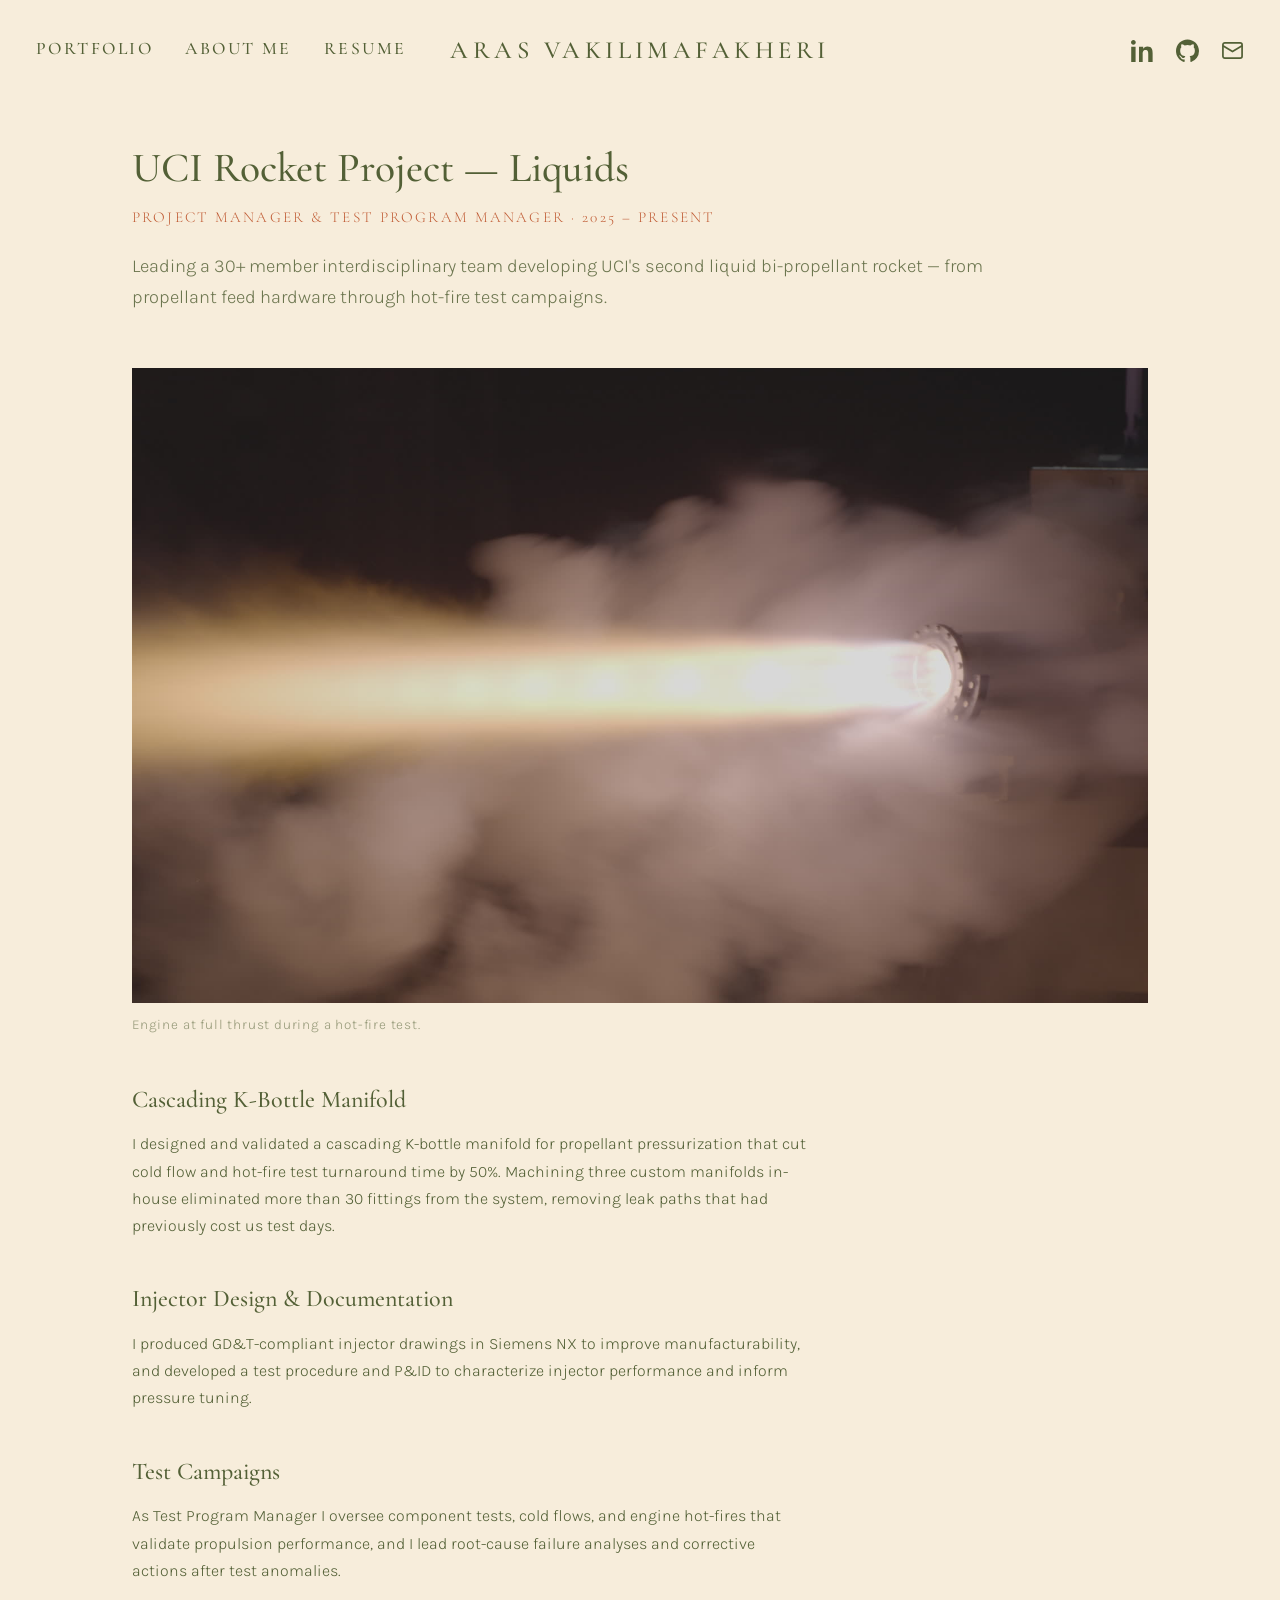
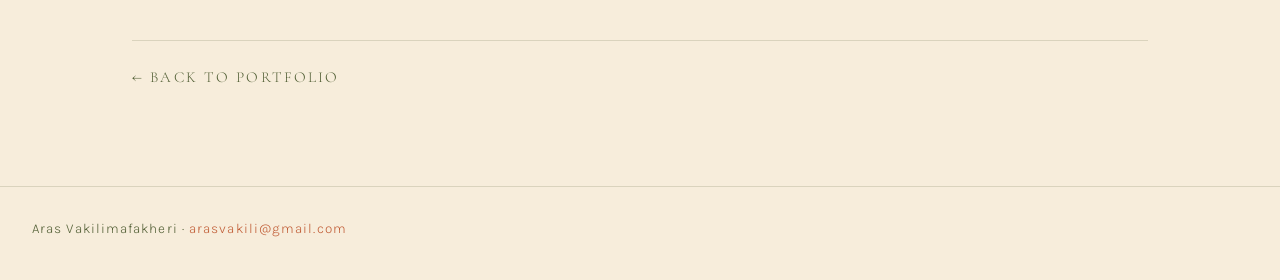
<file: rocket-liquids.html>
<!DOCTYPE html>
<html lang="en">
<head>
  <meta charset="UTF-8">
  <meta name="viewport" content="width=device-width, initial-scale=1.0">
  <title>UCI Rocket Project, Liquids — Aras Vakilimafakheri</title>
  <meta name="description" content="Propellant manifold design, injector drawings, and hot-fire test campaigns on UCI Rocket Project's Liquids team.">
  <link rel="preconnect" href="https://fonts.googleapis.com">
  <link rel="preconnect" href="https://fonts.gstatic.com" crossorigin>
  <link href="https://fonts.googleapis.com/css2?family=Cormorant+Garamond:wght@400;500;600&family=Karla:wght@300;400;500&display=swap" rel="stylesheet">
  <link rel="stylesheet" href="style.css">
</head>
<body>

  <header class="site-header">
    <div class="header-inner">
      <nav class="nav-left">
        <a href="index.html">Portfolio</a>
        <a href="about.html">About Me</a>
        <a href="resume.pdf" target="_blank" rel="noopener">Resume</a>
      </nav>

      <a class="wordmark" href="index.html">Aras Vakilimafakheri</a>

      <div class="nav-right">
        <a href="https://linkedin.com/in/aras-vakili" target="_blank" rel="noopener" aria-label="LinkedIn">
          <svg viewBox="0 0 24 24" width="18" height="18" fill="currentColor" aria-hidden="true"><path d="M4.98 3.5C4.98 4.88 3.87 6 2.5 6S0 4.88 0 3.5 1.12 1 2.5 1 4.98 2.12 4.98 3.5zM.22 8.02h4.56V24H.22zM8.34 8.02h4.37v2.18h.06c.61-1.15 2.1-2.37 4.32-2.37 4.62 0 5.47 3.04 5.47 7v9.17h-4.56v-8.13c0-1.94-.03-4.44-2.7-4.44-2.71 0-3.12 2.11-3.12 4.29V24H8.34z"/></svg>
        </a>
        <a href="https://github.com/ArasVakilimafakheri" target="_blank" rel="noopener" aria-label="GitHub">
          <svg viewBox="0 0 24 24" width="18" height="18" fill="currentColor" aria-hidden="true"><path d="M12 .5C5.37.5 0 5.87 0 12.5c0 5.3 3.44 9.8 8.21 11.39.6.11.82-.26.82-.58v-2.03c-3.34.73-4.04-1.61-4.04-1.61-.55-1.39-1.34-1.76-1.34-1.76-1.09-.75.08-.73.08-.73 1.21.08 1.84 1.24 1.84 1.24 1.07 1.83 2.81 1.3 3.5.99.11-.78.42-1.3.76-1.6-2.67-.3-5.47-1.33-5.47-5.93 0-1.31.47-2.38 1.24-3.22-.13-.3-.54-1.52.11-3.18 0 0 1.01-.32 3.3 1.23a11.5 11.5 0 0 1 6.01 0c2.29-1.55 3.3-1.23 3.3-1.23.65 1.66.24 2.88.12 3.18.77.84 1.23 1.91 1.23 3.22 0 4.61-2.81 5.62-5.49 5.92.43.37.82 1.1.82 2.22v3.29c0 .32.21.7.82.58A12.01 12.01 0 0 0 24 12.5C24 5.87 18.63.5 12 .5z"/></svg>
        </a>
        <a href="mailto:arasvakili@gmail.com" aria-label="Email">
          <svg viewBox="0 0 24 24" width="18" height="18" fill="none" stroke="currentColor" stroke-width="1.8" aria-hidden="true"><rect x="2" y="4" width="20" height="16" rx="2"/><path d="m2 7 10 6 10-6"/></svg>
        </a>
      </div>
    </div>
  </header>

  <main class="page">

    <div class="project-header">
      <h1>UCI Rocket Project — Liquids</h1>
      <p class="project-meta">Project Manager &amp; Test Program Manager · 2025 – Present</p>
      <p class="lede">
        Leading a 30+ member interdisciplinary team developing UCI's second liquid
        bi-propellant rocket — from propellant feed hardware through hot-fire test
        campaigns.
      </p>
    </div>

    <figure class="project-figure">
      <img src="images/rocket-liquids-hero.jpg" alt="The liquid bi-propellant engine at full thrust on the horizontal test stand, plume extending left of the nozzle">
      <figcaption>Engine at full thrust during a hot-fire test.</figcaption>
    </figure>

    <div class="project-text">
      <h2>Cascading K-Bottle Manifold</h2>
      <p>
        I designed and validated a cascading K-bottle manifold for propellant
        pressurization that cut cold flow and hot-fire test turnaround time by 50%.
        Machining three custom manifolds in-house eliminated more than 30 fittings from
        the system, removing leak paths that had previously cost us test days.
      </p>

      <h2>Injector Design &amp; Documentation</h2>
      <p>
        I produced GD&amp;T-compliant injector drawings in Siemens NX to improve
        manufacturability, and developed a test procedure and P&amp;ID to characterize
        injector performance and inform pressure tuning.
      </p>

      <h2>Test Campaigns</h2>
      <p>
        As Test Program Manager I oversee component tests, cold flows, and engine
        hot-fires that validate propulsion performance, and I lead root-cause failure
        analyses and corrective actions after test anomalies.
      </p>
    </div>

    <p class="back-link"><a href="index.html">&larr; Back to portfolio</a></p>

  </main>

  <footer class="site-footer">
    <p>Aras Vakilimafakheri · <a href="mailto:arasvakili@gmail.com">arasvakili@gmail.com</a></p>
  </footer>

</body>
</html>
</file>
<file: style.css>
/* ---------------------------------------------------------------
   Palette
   terracotta #C05C35 · amber #EDA24E · cream #F7EDDB
   sage #A1B076 · olive #536036
   --------------------------------------------------------------- */

:root {
  --terracotta: #c05c35;
  --amber: #eda24e;
  --cream: #f7eddb;
  --sage: #a1b076;
  --olive: #536036;

  --bg: var(--cream);
  --text: var(--olive);
  --accent: var(--terracotta);
  --rule: rgba(83, 96, 54, 0.18);

  --display: "Cormorant Garamond", Georgia, "Times New Roman", serif;
  --body: "Karla", -apple-system, BlinkMacSystemFont, "Segoe UI", Helvetica, Arial, sans-serif;
}

* {
  box-sizing: border-box;
}

body {
  margin: 0;
  background: var(--bg);
  color: var(--text);
  font-family: var(--body);
  font-weight: 300;
  line-height: 1.7;
  -webkit-font-smoothing: antialiased;
}

a {
  color: inherit;
}

img {
  max-width: 100%;
}

/* ---------------------------------------------------------------
   Header
   --------------------------------------------------------------- */

.site-header {
  padding: 34px 36px 38px;
}

/*
 * The wordmark is centred on the page rather than placed in a middle grid
 * column. A three-column `1fr auto 1fr` grid forces both side columns to the
 * width of the wider one, so the broad left-hand nav reserved the same space
 * again on the icon side -- roughly 260px of nothing, which pushed the point
 * where the header stops fitting out past most laptop screens.
 */
.header-inner {
  display: flex;
  justify-content: space-between;
  align-items: center;
  gap: 20px;
  position: relative;
}

.nav-left {
  display: flex;
  gap: 32px;
}

.nav-left a {
  font-family: var(--display);
  font-size: 1.1rem;
  font-weight: 500;
  text-transform: uppercase;
  letter-spacing: 0.14em;
  text-decoration: none;
  padding-bottom: 2px;
  border-bottom: 1px solid transparent;
  transition: color 0.2s ease, border-color 0.2s ease;
}

.nav-left a:hover,
.nav-left a.active {
  color: var(--accent);
  border-bottom-color: var(--accent);
}

.wordmark {
  font-family: var(--display);
  font-size: 1.55rem;
  font-weight: 500;
  text-transform: uppercase;
  letter-spacing: 0.18em;
  text-decoration: none;
  white-space: nowrap;
  position: absolute;
  left: 50%;
  transform: translateX(-50%);
}

.nav-right {
  display: flex;
  justify-content: flex-end;
  gap: 22px;
}

.nav-right a {
  display: inline-flex;
  color: var(--text);
  transition: color 0.2s ease;
}

/* Sized here rather than on each <svg>, so the icons stay adjustable in one
   place instead of across four copies of the nav. */
.nav-right svg {
  width: 23px;
  height: 23px;
}

.nav-right a:hover {
  color: var(--accent);
}

/* ---------------------------------------------------------------
   Home — intro line + image grid
   --------------------------------------------------------------- */

.intro {
  margin: 0 0 26px;
  padding: 0 32px;
  font-family: var(--display);
  font-size: 0.9rem;
  text-transform: uppercase;
  letter-spacing: 0.2em;
  color: rgba(83, 96, 54, 0.65);
}

.grid {
  display: grid;
  grid-template-columns: repeat(3, 1fr);
  gap: 10px;
  padding: 0 32px 32px;
}

.tile {
  position: relative;
  display: block;
  overflow: hidden;
  aspect-ratio: 4 / 5;
  background: var(--sage);
  text-decoration: none;
  transition: transform 0.32s ease, box-shadow 0.32s ease;
}

/* Hovering lifts the tile off the page rather than zooming the picture. The
   raised tile is stacked above its neighbours so its shadow falls on them
   instead of being drawn underneath. */
.tile:hover,
.tile:focus-visible {
  transform: translateY(-10px);
  box-shadow: 0 20px 34px rgba(58, 62, 38, 0.3);
  z-index: 2;
}

.tile img,
.tile video {
  width: 100%;
  height: 100%;
  object-fit: cover;
  display: block;
}

/*
 * Each tile carries its own tint, rotating through the palette so no two
 * neighbours match -- in a three-column grid a four-colour cycle keeps
 * left-right and up-down pairs different. The value is an RGB triplet rather
 * than a colour so the alpha can be set where it is used.
 */
.tile:nth-child(4n + 1) { --tint: 192, 92, 53; }   /* terracotta */
.tile:nth-child(4n + 2) { --tint: 83, 96, 54; }    /* olive */
.tile:nth-child(4n + 3) { --tint: 161, 176, 118; } /* sage */
.tile:nth-child(4n + 4) { --tint: 237, 162, 78; }  /* amber */

.tile-caption {
  position: absolute;
  inset: 0;
  display: flex;
  flex-direction: column;
  align-items: center;
  justify-content: center;
  gap: 6px;
  padding: 24px;
  text-align: center;
  color: var(--cream);
  /*
   * Two layers: the palette tint, and a soft darkening over it. The tint alone
   * cannot be trusted to carry the text, because the lighter palette colours
   * over a bright photograph leave far too little contrast. The darkening is
   * kept gentle so the picture still reads, and the text carries a shadow of
   * its own for the bright patches this does not cover.
   */
  background:
    linear-gradient(to bottom, rgba(30, 28, 19, 0.34), rgba(30, 28, 19, 0.54)),
    rgba(var(--tint), 0.5);
}

/*
 * Plots and CAD screenshots sit on white, which gives the scrim far less to
 * work with than a photograph does -- the airfoil figure came out at 3.4:1
 * behind its caption on the standard treatment. Tiles carrying that kind of
 * media deepen the neutral layer instead.
 */
.tile--light-media .tile-caption {
  background:
    linear-gradient(to bottom, rgba(30, 28, 19, 0.52), rgba(30, 28, 19, 0.68)),
    rgba(var(--tint), 0.5);
}

.tile-title {
  font-family: var(--display);
  font-size: 1.35rem;
  font-weight: 500;
  text-transform: uppercase;
  letter-spacing: 0.1em;
  line-height: 1.3;
  /* Local contrast for the bright patches a gentle scrim cannot flatten */
  text-shadow: 0 1px 14px rgba(24, 22, 14, 0.75), 0 1px 3px rgba(24, 22, 14, 0.5);
}

.tile-meta {
  font-size: 0.78rem;
  text-transform: uppercase;
  letter-spacing: 0.16em;
  opacity: 0.9;
  text-shadow: 0 1px 10px rgba(24, 22, 14, 0.7), 0 1px 3px rgba(24, 22, 14, 0.5);
}

/* The lift is decorative motion, so drop it when the visitor asks for less.
   The shadow stays, leaving hover still visibly answered. */
@media (prefers-reduced-motion: reduce) {
  .tile {
    transition: box-shadow 0.2s ease;
  }

  .tile:hover,
  .tile:focus-visible {
    transform: none;
  }
}

/* ---------------------------------------------------------------
   Interior pages
   --------------------------------------------------------------- */

.page {
  max-width: 1080px;
  margin: 0 auto;
  padding: 20px 32px 80px;
}

h1 {
  font-family: var(--display);
  font-size: 2.6rem;
  font-weight: 500;
  line-height: 1.15;
  margin: 0 0 12px;
}

h2 {
  font-family: var(--display);
  font-size: 1.5rem;
  font-weight: 500;
  margin: 40px 0 10px;
}

.lede {
  font-size: 1.15rem;
  color: rgba(83, 96, 54, 0.85);
}

/* About */

.about-layout {
  display: grid;
  grid-template-columns: 0.85fr 1fr;
  gap: 56px;
  align-items: start;
  padding-top: 20px;
}

.about-portrait {
  margin: 0;
}

.about-portrait img {
  width: 100%;
  display: block;
  aspect-ratio: 3 / 4;
  object-fit: cover;
}

.about-body p {
  margin: 0 0 18px;
}

.button {
  display: inline-block;
  font-family: var(--display);
  font-size: 0.95rem;
  text-transform: uppercase;
  letter-spacing: 0.16em;
  text-decoration: none;
  color: var(--cream);
  background: var(--terracotta);
  padding: 12px 26px;
  transition: background 0.2s ease;
}

.button:hover {
  background: var(--olive);
}

.about-links {
  margin: 28px 0 22px;
}

.about-contact {
  list-style: none;
  padding: 0;
  margin: 0;
  display: flex;
  flex-wrap: wrap;
  gap: 22px;
  font-size: 0.9rem;
  text-transform: uppercase;
  letter-spacing: 0.12em;
}

.about-contact a {
  text-decoration: none;
  border-bottom: 1px solid var(--rule);
  padding-bottom: 2px;
  transition: color 0.2s ease, border-color 0.2s ease;
}

.about-contact a:hover {
  color: var(--accent);
  border-bottom-color: var(--accent);
}

/* Project pages */

/* Wide enough that a role and a date range stay on one line together; the
   body copy below keeps its own narrower measure for readability. */
.project-header {
  max-width: 900px;
  padding: 20px 0 36px;
}

.project-meta {
  font-family: var(--display);
  font-size: 0.95rem;
  text-transform: uppercase;
  letter-spacing: 0.14em;
  color: var(--terracotta);
  margin: 0 0 20px;
}

/* A linked heading should still read as a heading, so the underline stays
   faint until the pointer is on it. */
.title-link {
  color: inherit;
  text-decoration: none;
  border-bottom: 2px solid rgba(192, 92, 53, 0.28);
  transition: color 0.2s ease, border-color 0.2s ease;
}

.title-link:hover,
.title-link:focus-visible {
  color: var(--terracotta);
  border-bottom-color: var(--terracotta);
}

.project-meta a {
  color: inherit;
  text-decoration: none;
  border-bottom: 1px solid rgba(192, 92, 53, 0.4);
}

.project-meta a:hover {
  border-bottom-color: var(--terracotta);
}

/* Named collaborators, one role per row: label in a column of its own, person
   beside it. The column count is fixed rather than auto-fit, because auto-fit
   packs as many cells per row as will fit and separates a label from the name
   it belongs to as soon as the container gets wide enough. */
.people {
  display: grid;
  grid-template-columns: max-content 1fr;
  gap: 8px 28px;
  align-items: baseline;
  margin: 22px 0 0;
  max-width: 620px;
}

.people dt {
  font-family: var(--display);
  font-size: 0.82rem;
  text-transform: uppercase;
  letter-spacing: 0.14em;
  color: rgba(83, 96, 54, 0.65);
}

.people dd {
  margin: 0 0 4px;
  font-size: 1.02rem;
}

.people a {
  color: var(--text);
  text-decoration: none;
  border-bottom: 1px solid var(--rule);
  padding-bottom: 1px;
  transition: color 0.2s ease, border-color 0.2s ease;
}

.people a:hover {
  color: var(--accent);
  border-bottom-color: var(--accent);
}

/* Embedded PDF */

.paper {
  margin: 0 0 44px;
}

.paper-frame {
  display: block;
  width: 100%;
  height: 78vh;
  min-height: 460px;
  border: 1px solid var(--rule);
  background: #fff;
}

.paper figcaption {
  margin-top: 10px;
  font-size: 0.85rem;
  letter-spacing: 0.06em;
  color: rgba(83, 96, 54, 0.7);
}

.paper figcaption a {
  color: var(--accent);
  text-decoration: none;
  border-bottom: 1px solid rgba(192, 92, 53, 0.4);
}

.paper figcaption a:hover {
  border-bottom-color: var(--terracotta);
}

.doc-heading {
  margin: 0 0 14px;
}

/* Video keeps its own 16:9 shape rather than the document height used for PDFs. */
.video-embed {
  margin: 0 0 44px;
}

.video-embed iframe {
  display: block;
  width: 100%;
  aspect-ratio: 16 / 9;
  border: 1px solid var(--rule);
  background: #000;
}

.link-list {
  list-style: none;
  padding: 0;
  margin: 0;
}

.link-list li {
  margin-bottom: 10px;
}

.link-list a {
  color: var(--accent);
  text-decoration: none;
  border-bottom: 1px solid rgba(192, 92, 53, 0.35);
  padding-bottom: 2px;
}

.link-list a:hover {
  border-bottom-color: var(--terracotta);
}

.citation {
  border-left: 2px solid var(--terracotta);
  padding-left: 20px;
  font-size: 0.95rem;
  line-height: 1.75;
}

.citation a {
  color: var(--accent);
  text-decoration: none;
  word-break: break-word;
}

.citation a:hover {
  text-decoration: underline;
}

.project-text a {
  color: var(--accent);
}

.project-figure {
  margin: 0 0 44px;
}

.project-figure img {
  width: 100%;
  display: block;
  aspect-ratio: 16 / 10;
  object-fit: cover;
}

/* Not every source is high resolution — the rover CAD views come from README
   screenshots only 393px wide. Stretched to the column they would be mush, so
   they are held near their native size and keep their own proportions. */
.project-figure--small {
  max-width: 520px;
}

.project-figure--small img {
  aspect-ratio: auto;
  height: auto;
}

.project-figure figcaption {
  margin-top: 10px;
  font-size: 0.85rem;
  letter-spacing: 0.06em;
  color: rgba(83, 96, 54, 0.6);
}

.project-text {
  max-width: 680px;
}

.project-text p {
  margin: 0 0 18px;
}

.back-link {
  margin-top: 56px;
  padding-top: 24px;
  border-top: 1px solid var(--rule);
  font-family: var(--display);
  text-transform: uppercase;
  letter-spacing: 0.14em;
  font-size: 0.95rem;
}

.back-link a {
  text-decoration: none;
}

.back-link a:hover {
  color: var(--accent);
}

/* ---------------------------------------------------------------
   Footer
   --------------------------------------------------------------- */

.site-footer {
  padding: 30px 32px 40px;
  border-top: 1px solid var(--rule);
  font-size: 0.85rem;
  letter-spacing: 0.08em;
}

.site-footer p {
  margin: 0;
}

.site-footer a {
  color: var(--accent);
  text-decoration: none;
}

.site-footer a:hover {
  text-decoration: underline;
}

/* ---------------------------------------------------------------
   Responsive
   --------------------------------------------------------------- */

/*
 * Stack the header before the centred wordmark can reach the nav links. The
 * full name set at this size is wide, so the two collide at about 1240px --
 * on smaller laptops, not just tablets. Measured, not guessed: at 1180px the
 * wordmark overlapped "Resume" by 15px.
 */
@media (max-width: 1260px) {
  .header-inner {
    flex-direction: column;
    justify-content: center;
    gap: 16px;
  }

  .wordmark {
    position: static;
    transform: none;
    order: 1;
  }

  .nav-left {
    order: 2;
  }

  .nav-right {
    order: 3;
    justify-content: center;
  }
}

@media (max-width: 900px) {
  .grid {
    grid-template-columns: repeat(2, 1fr);
  }

  .about-layout {
    grid-template-columns: 1fr;
    gap: 32px;
  }

  /* The portrait keeps its 3:4 shape when the layout stacks. Widening it to
     landscape here would crop a head-and-shoulders photograph down to a band
     across the face. */
  .about-portrait {
    max-width: 380px;
  }
}

@media (max-width: 640px) {
  .site-header {
    padding: 20px 20px 24px;
  }

  .nav-left {
    gap: 22px;
  }

  .nav-left a {
    font-size: 0.95rem;
  }

  .wordmark {
    font-size: 1.2rem;
  }

  .intro,
  .grid,
  .page,
  .site-footer {
    padding-left: 20px;
    padding-right: 20px;
  }

  .grid {
    grid-template-columns: 1fr;
  }

  h1 {
    font-size: 2rem;
  }

  /* Label and name side by side is too wide for a phone; stack them. */
  .people {
    grid-template-columns: 1fr;
    gap: 2px;
  }

  .people dd {
    margin-bottom: 14px;
  }
}
</file>
